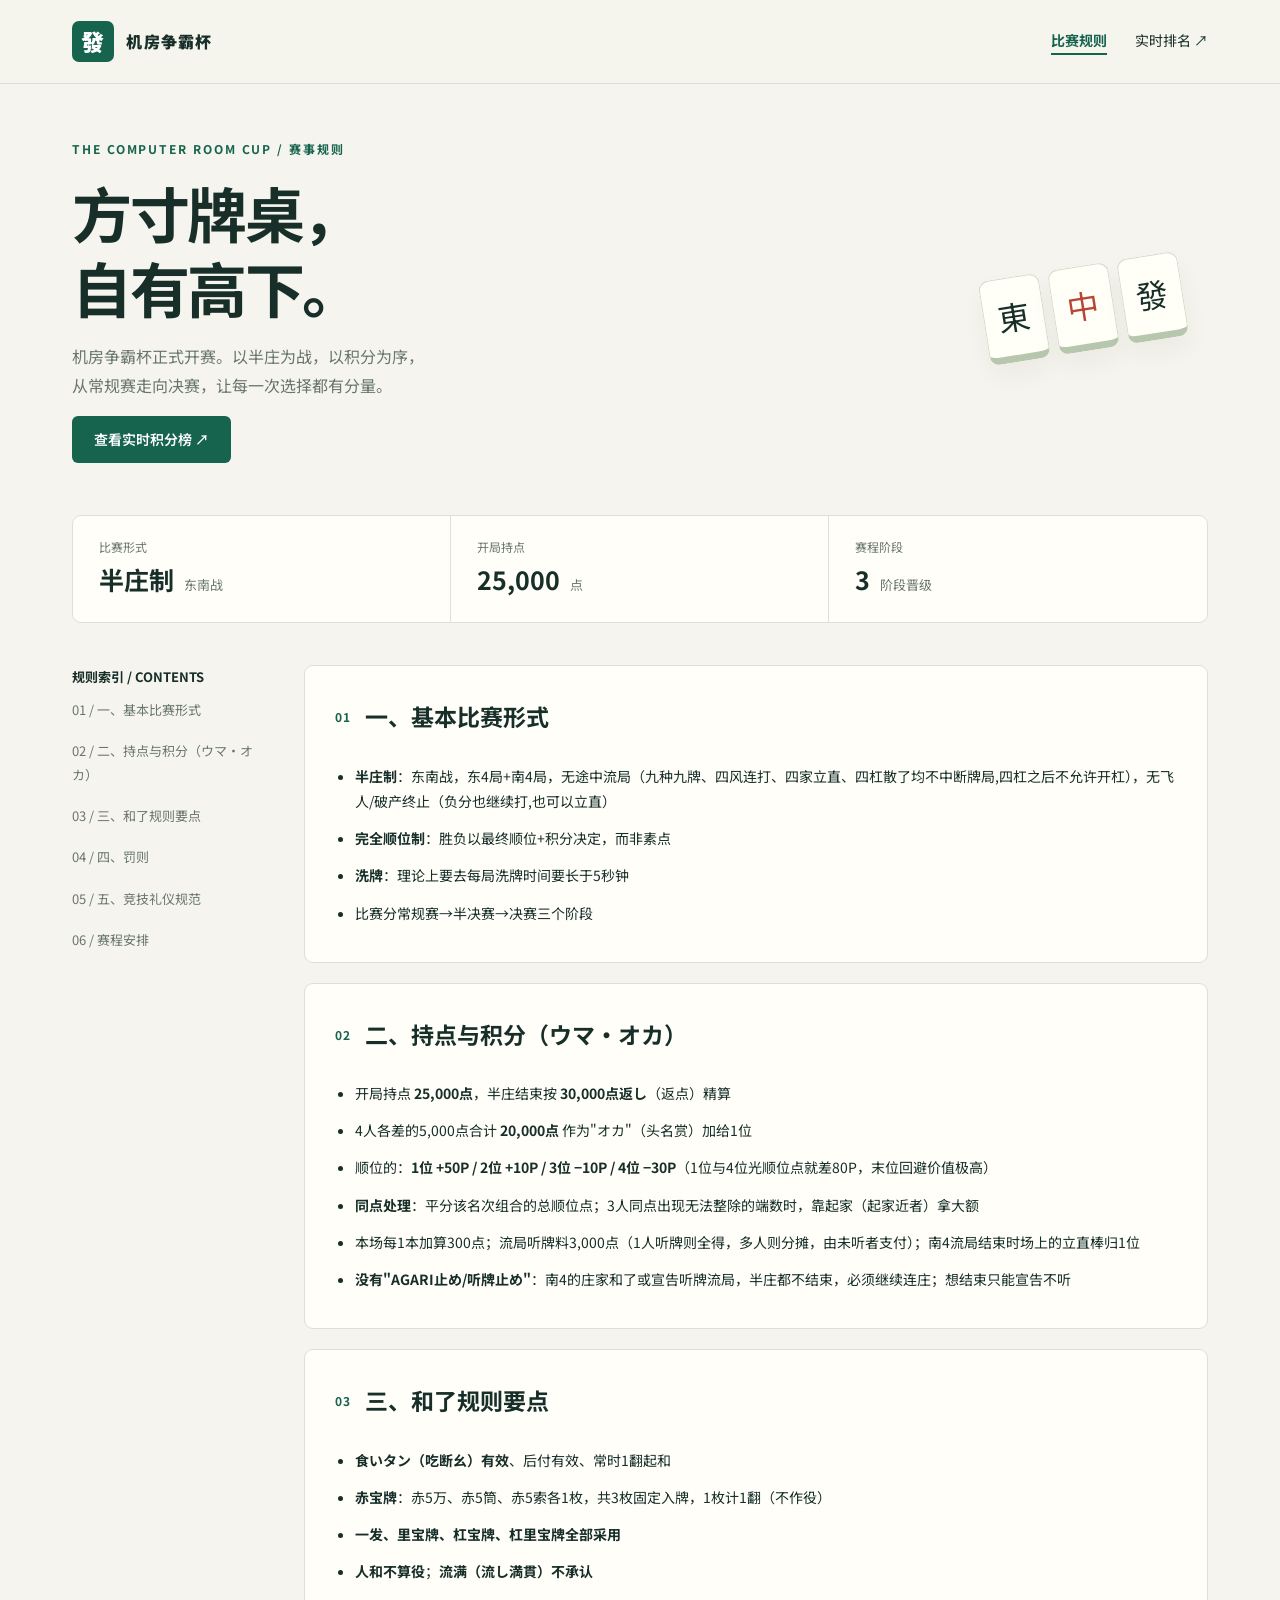
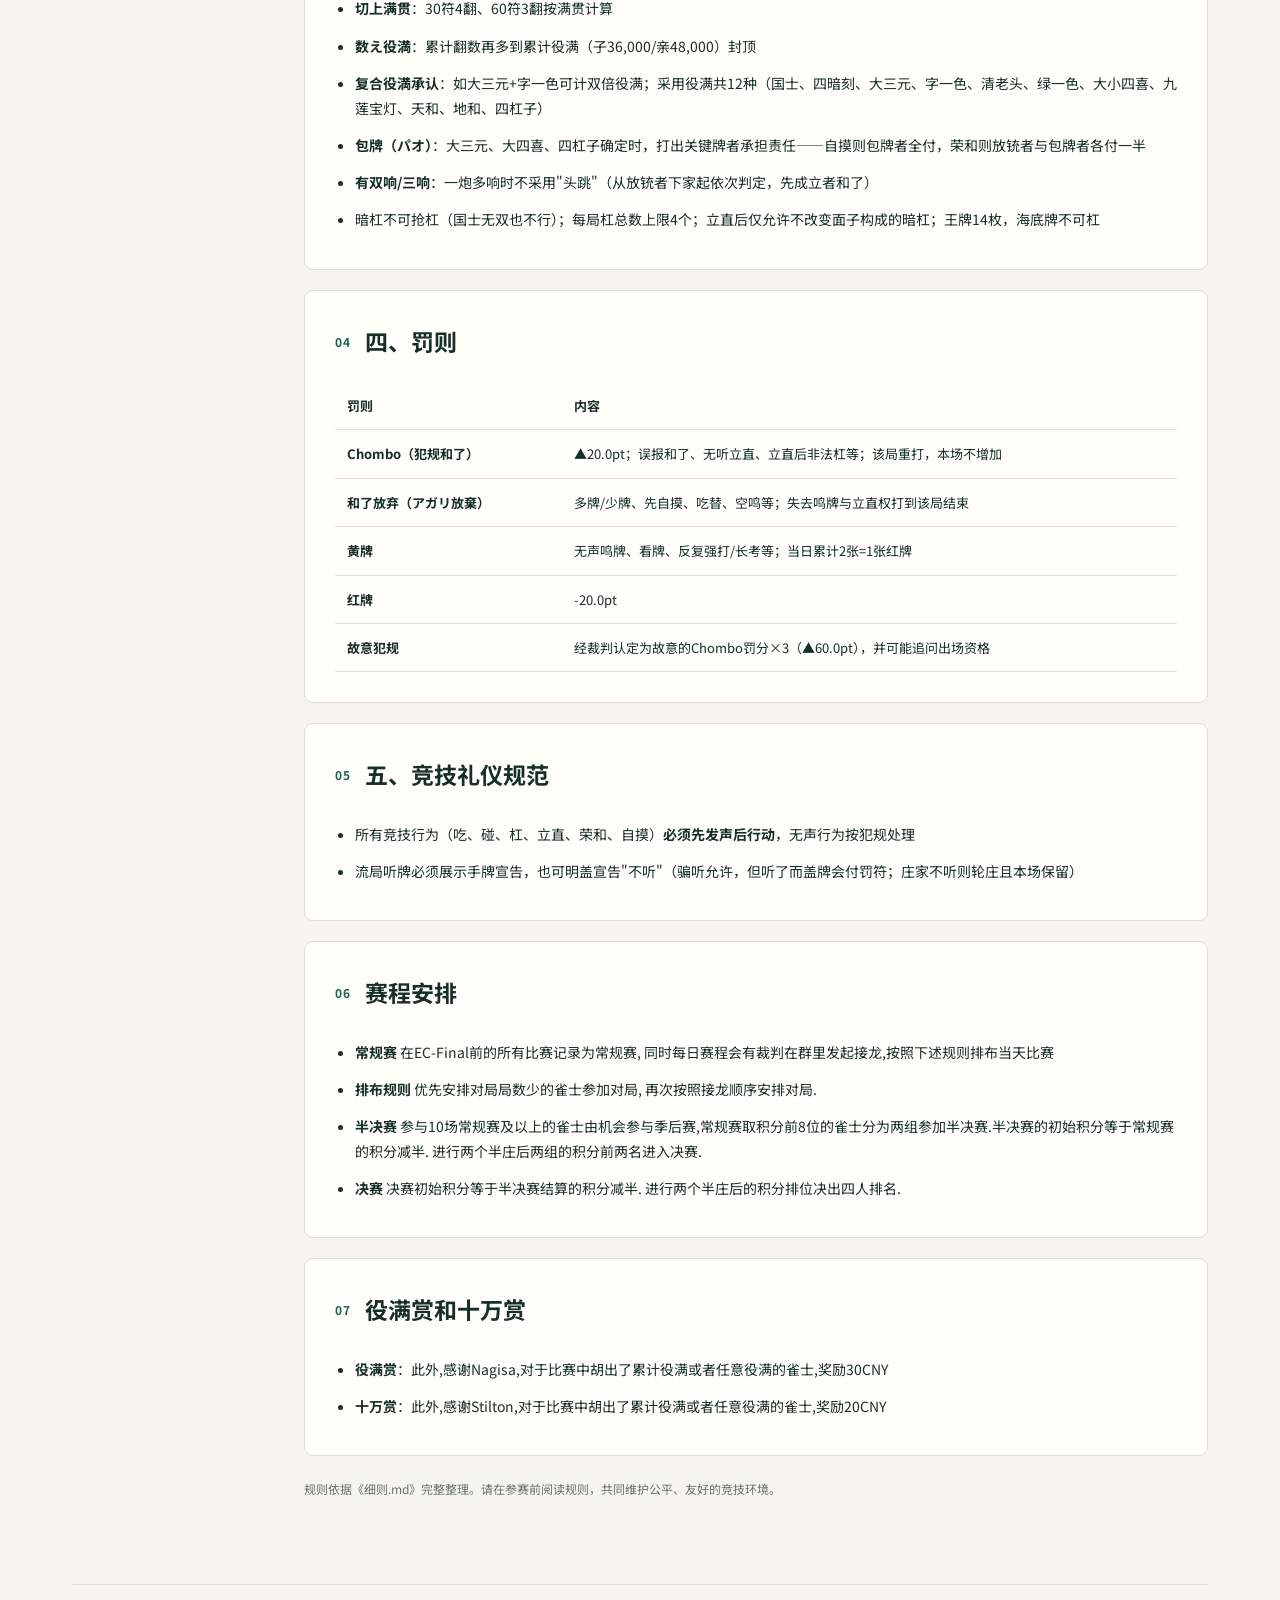
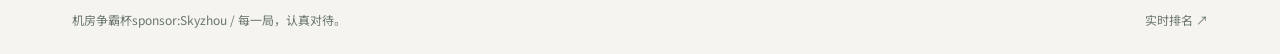
<file: index.html>
<!doctype html>
<html lang="zh-CN">
  <head>
    <meta charset="utf-8">
    <meta name="viewport" content="width=device-width,initial-scale=1">
    <meta name="description" content="机房争霸杯比赛规则、积分制度、罚则与赛程安排。">
    <title>比赛规则 · 机房争霸杯</title>
    <link rel="stylesheet" href="assets/style.css">
  </head>
  <body>
    <header>
      <nav class="nav" aria-label="主导航">
        <a class="brand" href="./"><span class="mark">發</span>机房争霸杯</a>
        <div class="navlinks">
          <a href="./" aria-current="page">比赛规则</a>
          <a href="scoreboard/">实时排名 ↗</a>
        </div>
      </nav>
    </header>

    <main>

      <section class="hero">
        <div>
          <div class="eyebrow">
            THE COMPUTER ROOM CUP / 赛事规则
          </div>
          <h1>方寸牌桌，<br>自有高下。</h1>
          <p class="intro">机房争霸杯正式开赛。以半庄为战，以积分为序，<br>从常规赛走向决赛，让每一次选择都有分量。</p>
          <p><a class="button" href="scoreboard/">查看实时积分榜 ↗</a></p>
        </div>
        <div class="tiles" aria-hidden="true">
          <span class="tile">東</span>
          <span class="tile red">中</span>
          <span class="tile">發</span>
        </div>
      </section>
      <div class="stats">
        <div class="stat">
          <small>比赛形式</small>
          <strong>半庄制</strong>
          <span>东南战</span>
        </div>
        <div class="stat">
          <small>开局持点</small>
          <strong>25,000</strong>
          <span>点</span>
        </div>
        <div class="stat">
          <small>赛程阶段</small>
          <strong>3</strong>
          <span>阶段晋级</span>
        </div>
      </div>
      <div class="rules-layout">

        <aside class="contents" aria-label="规则目录">
          <strong>规则索引 / CONTENTS</strong>
          <a href="#rule-1">01 / 一、基本比赛形式</a>
          <a href="#rule-2">02 / 二、持点与积分（ウマ・オカ）</a>
          <a href="#rule-3">03 / 三、和了规则要点</a>
          <a href="#rule-4">04 / 四、罚则</a>
          <a href="#rule-5">05 / 五、竞技礼仪规范</a>
          <a href="#rule-6">06 / 赛程安排</a>
        </aside>
        <div>

          <section class="rule-section" id="rule-1">
            <h2><span class="number">01</span>一、基本比赛形式</h2>
            <ul>
              <li><strong>半庄制</strong>：东南战，东4局+南4局，无途中流局（九种九牌、四风连打、四家立直、四杠散了均不中断牌局,四杠之后不允许开杠），无飞人/破产终止（负分也继续打,也可以立直）</li>
              <li><strong>完全顺位制</strong>：胜负以最终顺位+积分决定，而非素点</li>
              <li><strong>洗牌</strong>：理论上要去每局洗牌时间要长于5秒钟</li>
              <li>比赛分常规赛→半决赛→决赛三个阶段</li>
            </ul>
          </section>

          <section class="rule-section" id="rule-2">
            <h2><span class="number">02</span>二、持点与积分（ウマ・オカ）</h2>
            <ul>
              <li>开局持点 <strong>25,000点</strong>，半庄结束按 <strong>30,000点返し</strong>（返点）精算</li>
              <li>4人各差的5,000点合计 <strong>20,000点</strong> 作为&quot;オカ&quot;（头名赏）加给1位</li>
              <li>顺位的：<strong>1位 +50P / 2位 +10P / 3位 −10P / 4位 −30P</strong>（1位与4位光顺位点就差80P，末位回避价值极高）</li>
              <li><strong>同点处理</strong>：平分该名次组合的总顺位点；3人同点出现无法整除的端数时，靠起家（起家近者）拿大额</li>
              <li>本场每1本加算300点；流局听牌料3,000点（1人听牌则全得，多人则分摊，由未听者支付）；南4流局结束时场上的立直棒归1位</li>
              <li><strong>没有&quot;AGARI止め/听牌止め&quot;</strong>：南4的庄家和了或宣告听牌流局，半庄都不结束，必须继续连庄；想结束只能宣告不听</li>
            </ul>
          </section>

          <section class="rule-section" id="rule-3">
            <h2><span class="number">03</span>三、和了规则要点</h2>
            <ul>
              <li><strong>食いタン（吃断幺）有效</strong>、后付有效、常时1翻起和</li>
              <li><strong>赤宝牌</strong>：赤5万、赤5筒、赤5索各1枚，共3枚固定入牌，1枚计1翻（不作役）</li>
              <li><strong>一发、里宝牌、杠宝牌、杠里宝牌全部采用</strong></li>
              <li><strong>人和不算役</strong>；<strong>流满（流し満貫）不承认</strong></li>
              <li><strong>切上满贯</strong>：30符4翻、60符3翻按满贯计算</li>
              <li><strong>数え役満</strong>：累计翻数再多到累计役满（子36,000/亲48,000）封顶</li>
              <li><strong>复合役満承认</strong>：如大三元+字一色可计双倍役满；采用役满共12种（国士、四暗刻、大三元、字一色、清老头、绿一色、大小四喜、九莲宝灯、天和、地和、四杠子）</li>
              <li><strong>包牌（パオ）</strong>：大三元、大四喜、四杠子确定时，打出关键牌者承担责任——自摸则包牌者全付，荣和则放铳者与包牌者各付一半</li>
              <li><strong>有双响/三响</strong>：一炮多响时不采用&quot;头跳&quot;（从放铳者下家起依次判定，先成立者和了）</li>
              <li>暗杠不可抢杠（国士无双也不行）；每局杠总数上限4个；立直后仅允许不改变面子构成的暗杠；王牌14枚，海底牌不可杠</li>
            </ul>
          </section>

          <section class="rule-section" id="rule-4">
            <h2><span class="number">04</span>四、罚则</h2>
            <div class="table-scroll">
              <table>
                <thead>
                  <tr>
                    <th scope="col">罚则</th>
                    <th scope="col">内容</th>
                  </tr>
                </thead>
                <tbody>
                  <tr>
                    <td><strong>Chombo（犯规和了）</strong></td>
                    <td>▲20.0pt；误报和了、无听立直、立直后非法杠等；该局重打，本场不增加</td>
                  </tr>
                  <tr>
                    <td><strong>和了放弃（アガリ放棄）</strong></td>
                    <td>多牌/少牌、先自摸、吃替、空鸣等；失去鸣牌与立直权打到该局结束</td>
                  </tr>
                  <tr>
                    <td><strong>黄牌</strong></td>
                    <td>无声鸣牌、看牌、反复强打/长考等；当日累计2张=1张红牌</td>
                  </tr>
                  <tr>
                    <td><strong>红牌</strong></td>
                    <td>-20.0pt</td>
                  </tr>
                  <tr>
                    <td><strong>故意犯规</strong></td>
                    <td>经裁判认定为故意的Chombo罚分×3（▲60.0pt），并可能追问出场资格</td>
                  </tr>
                </tbody>
              </table>
            </div>
          </section>

          <section class="rule-section" id="rule-5">
            <h2><span class="number">05</span>五、竞技礼仪规范</h2>
            <ul>
              <li>所有竞技行为（吃、碰、杠、立直、荣和、自摸）<strong>必须先发声后行动</strong>，无声行为按犯规处理</li>
              <li>流局听牌必须展示手牌宣告，也可明盖宣告&quot;不听&quot;（骗听允许，但听了而盖牌会付罚符；庄家不听则轮庄且本场保留）</li>
            </ul>
          </section>

          <section class="rule-section" id="rule-6">
            <h2><span class="number">06</span>赛程安排</h2>
            <ul>
              <li><strong>常规赛</strong> 在EC-Final前的所有比赛记录为常规赛, 同时每日赛程会有裁判在群里发起接龙,按照下述规则排布当天比赛</li>
              <li><strong>排布规则</strong> 优先安排对局局数少的雀士参加对局, 再次按照接龙顺序安排对局.</li>
              <li><strong>半决赛</strong> 参与10场常规赛及以上的雀士由机会参与季后赛,常规赛取积分前8位的雀士分为两组参加半决赛.半决赛的初始积分等于常规赛的积分减半. 进行两个半庄后两组的积分前两名进入决赛.</li>
              <li><strong>决赛</strong> 决赛初始积分等于半决赛结算的积分减半. 进行两个半庄后的积分排位决出四人排名.</li>
            </ul>
          </section>

           <section class="rule-section" id="rule-6">
            <h2><span class="number">07</span>役满赏和十万赏</h2>
            <ul>
              <li><strong>役满赏</strong>：此外,感谢Nagisa,对于比赛中胡出了累计役满或者任意役满的雀士,奖励30CNY</li>
              <li><strong>十万赏</strong>：此外,感谢Stilton,对于比赛中胡出了累计役满或者任意役满的雀士,奖励20CNY</li>
            </ul>
          </section>
          <p class="footnote">规则依据《细则.md》完整整理。请在参赛前阅读规则，共同维护公平、友好的竞技环境。</p>
        </div>
      </div>
    </main>

    <footer>
      <span>机房争霸杯sponsor:Skyzhou / 每一局，认真对待。</span>
      <a href="scoreboard/">实时排名 ↗</a>
    </footer>
  </body>
</html>
</file>
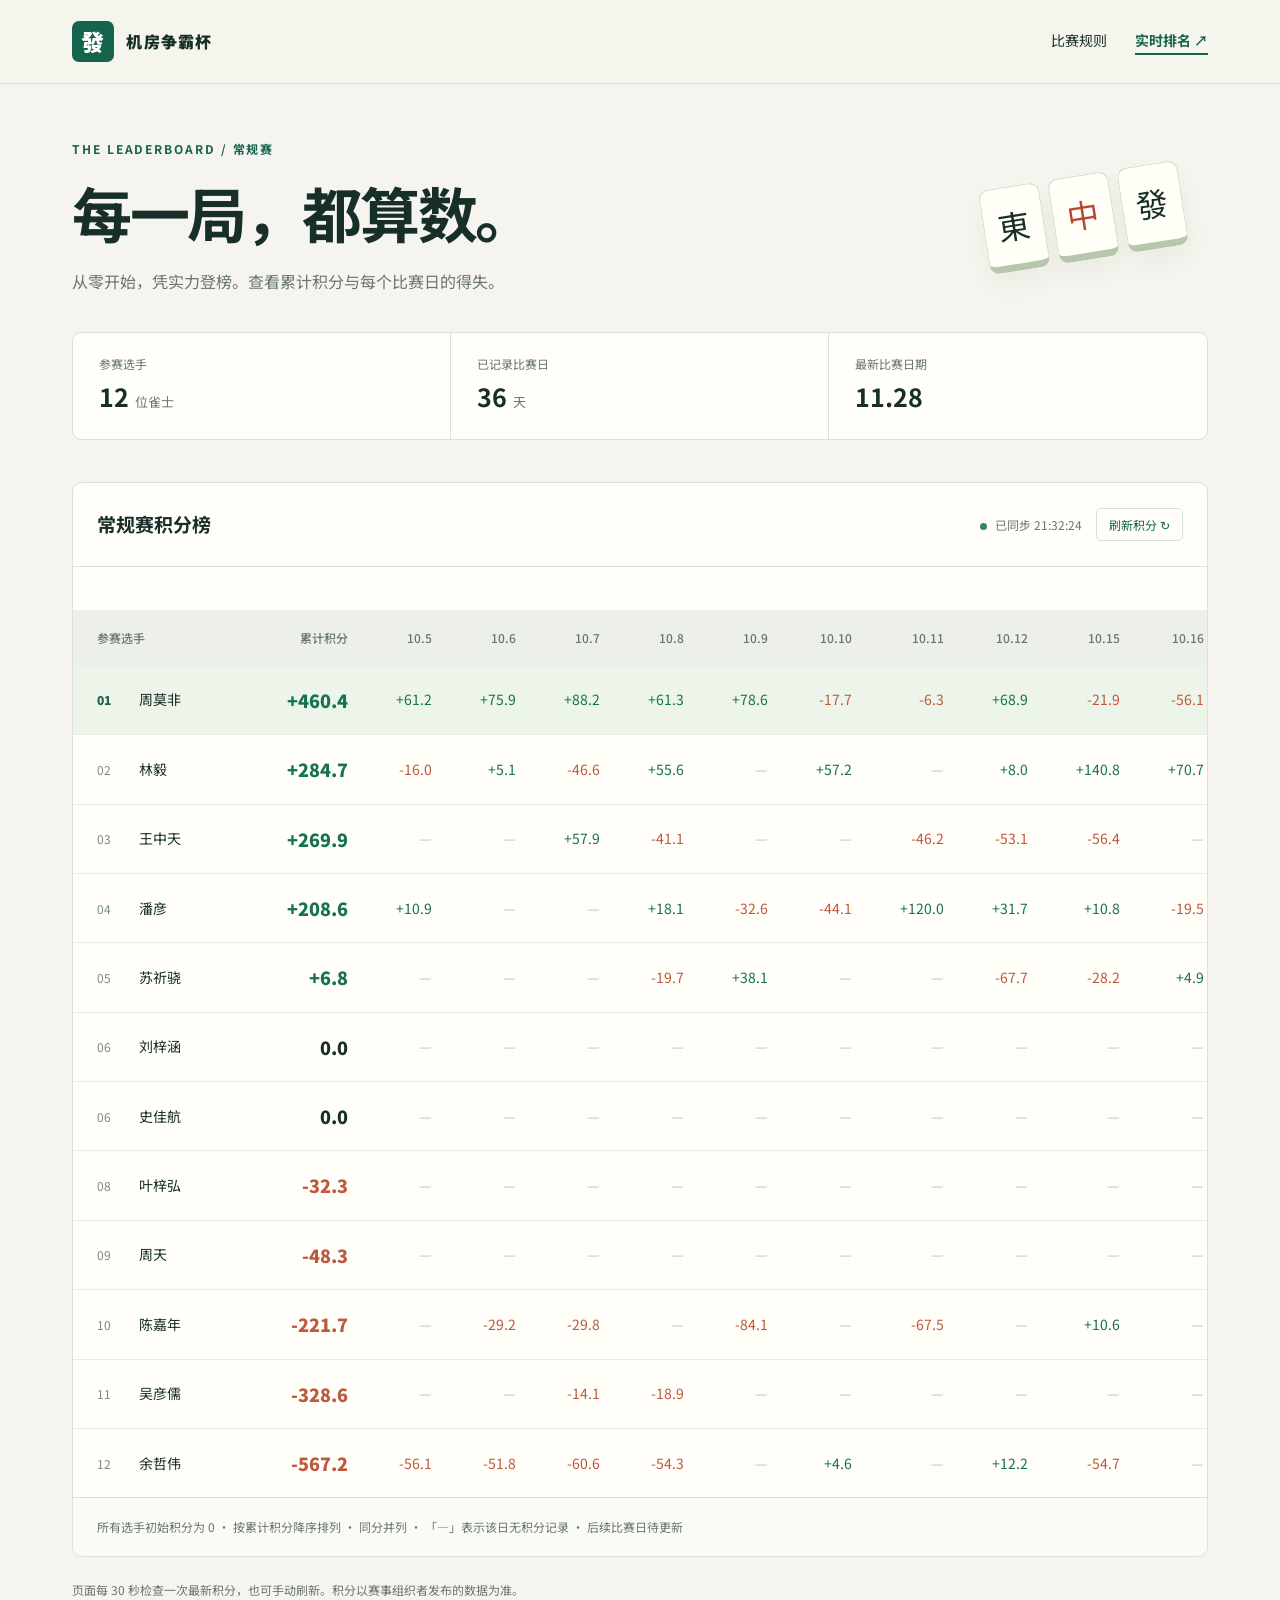
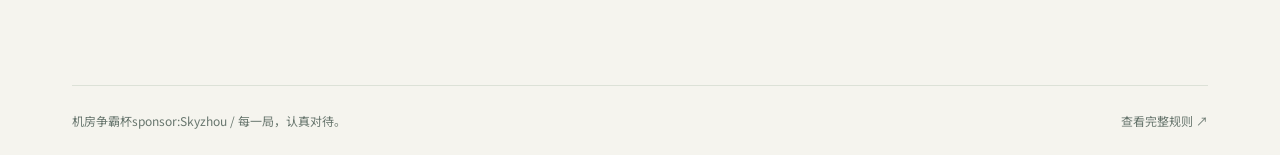
<file: scoreboard/index.html>
<!doctype html>
<html lang="zh-CN"><head><meta charset="utf-8"><meta name="viewport" content="width=device-width,initial-scale=1"><meta name="description" content="机房争霸杯实时积分榜，查看所有参赛选手的累计积分与每日积分变化。"><title>实时排名 · 机房争霸杯</title><link rel="stylesheet" href="../assets/style.css"><script src="scoreboard.js?v=20261105-1" defer></script></head>
<body><header><nav class="nav" aria-label="主导航"><a class="brand" href="../"><span class="mark">發</span>机房争霸杯</a><div class="navlinks"><a href="../">比赛规则</a><a href="./" aria-current="page">实时排名 ↗</a></div></nav></header>
<main><section class="hero"><div><div class="eyebrow">THE LEADERBOARD / 常规赛</div><h1>每一局，都算数。</h1><p class="intro">从零开始，凭实力登榜。查看累计积分与每个比赛日的得失。</p></div><div class="tiles" aria-hidden="true"><span class="tile">東</span><span class="tile red">中</span><span class="tile">發</span></div></section>
<div class="stats"><div class="stat"><small>参赛选手</small><strong id="player-count">—</strong><span>位雀士</span></div><div class="stat"><small>已记录比赛日</small><strong id="date-count">—</strong><span>天</span></div><div class="stat"><small>最新比赛日期</small><strong id="latest-date">—</strong></div></div>
<section class="board-panel" aria-labelledby="board-title"><div class="board-heading"><h2 id="board-title">常规赛积分榜</h2><div class="board-actions"><span id="status" class="status" role="status" aria-live="polite">正在获取积分…</span><button id="refresh" type="button">刷新积分 ↻</button></div></div><div class="table-scroll" tabindex="0" role="region" aria-label="积分表，可横向滚动"><table class="board"><caption class="footnote">每日列为积分变化，累计积分决定排名</caption><thead id="head"></thead><tbody id="rows"></tbody></table></div><div class="board-note">所有选手初始积分为 0 · 按累计积分降序排列 · 同分并列 · 「—」表示该日无积分记录 · 后续比赛日待更新</div></section>
<p class="footnote">页面每 30 秒检查一次最新积分，也可手动刷新。积分以赛事组织者发布的数据为准。</p><noscript><p>请启用 JavaScript 以加载积分与自动更新排名。</p></noscript></main><footer><span>机房争霸杯sponsor:Skyzhou / 每一局，认真对待。</span><a href="../">查看完整规则 ↗</a></footer></body></html>
</file>
<file: assets/style.css>
@import url('https://fonts.googleapis.com/css2?family=Noto+Sans+SC:wght@400;500;600;700;900&display=swap');
:root{color-scheme:light;--ink:#172e29;--muted:#68766e;--green:#16634e;--paper:#f5f4ee;--line:#dce1d7;--orange:#ca672e}*{box-sizing:border-box}body{margin:0;background:var(--paper);color:var(--ink);font-family:'Noto Sans SC',system-ui,sans-serif;line-height:1.8}a{color:inherit;text-decoration:none}header{border-bottom:1px solid var(--line);background:#f5f4eef5}.nav{max-width:1200px;margin:auto;padding:21px 32px;display:flex;align-items:center;justify-content:space-between;gap:24px}.brand{font-weight:900;letter-spacing:.08em;display:flex;align-items:center;gap:12px}.mark{background:var(--green);color:white;border-radius:7px;padding:0 9px;font-size:23px}.navlinks{display:flex;gap:28px;font-size:14px}.navlinks a[aria-current=page]{color:var(--green);font-weight:700;border-bottom:2px solid var(--green)}main{max-width:1200px;margin:auto;padding:54px 32px 72px}.eyebrow{color:var(--green);letter-spacing:.16em;font-size:12px;font-weight:700}.hero{display:grid;grid-template-columns:1fr auto;align-items:center;gap:28px;margin-bottom:36px}h1{font-size:clamp(34px,5vw,60px);line-height:1.25;letter-spacing:-.04em;margin:14px 0 18px}h2{font-size:23px;margin:0 0 20px}h3{font-size:17px}.intro{color:var(--muted);max-width:650px;margin:0}.button{display:inline-block;background:var(--green);color:white;border-radius:6px;padding:11px 22px;font-size:14px;font-weight:600}.tiles{display:flex;gap:9px;transform:rotate(-9deg);padding:24px}.tile{display:grid;place-items:center;background:#fffef7;border:1px solid #d5dbc9;border-bottom:7px solid #b7c7ad;border-radius:10px;width:61px;height:85px;font-size:32px;box-shadow:0 12px 24px #2446340c}.tile.red{color:#b64736}.stats{display:grid;grid-template-columns:repeat(3,1fr);border:1px solid var(--line);border-radius:9px;background:#fffef9;margin:30px 0 42px}.stat{padding:20px 26px;border-right:1px solid var(--line)}.stat:last-child{border:0}.stat small{display:block;color:var(--muted);font-size:12px}.stat strong{font-size:25px}.stat span{font-size:13px;margin-left:6px;color:var(--muted)}.rules-layout{display:grid;grid-template-columns:190px 1fr;gap:42px}.contents{position:sticky;top:24px;align-self:start;font-size:13px}.contents a{display:block;padding:9px 0;color:var(--muted)}.contents a:hover{color:var(--green)}.rule-section{scroll-margin-top:24px;background:#fffef9;border:1px solid var(--line);border-radius:9px;padding:30px;margin-bottom:20px}.rule-section h2{display:flex;gap:14px;align-items:center}.number{font-size:12px;color:var(--green);letter-spacing:.08em}.rule-section ul{padding-left:20px;margin-bottom:0}.rule-section li{padding:6px 0;font-size:14px}.rule-section strong{font-weight:700}.rule-section table{font-size:13px;width:100%;border-collapse:collapse}.rule-section td,.rule-section th{text-align:left;padding:12px;border-bottom:1px solid var(--line)}.rule-section td:first-child{min-width:125px}.table-scroll{overflow-x:auto}.board-panel{background:#fffef9;border:1px solid var(--line);border-radius:10px;overflow:hidden}.board-heading{padding:24px;display:flex;align-items:center;justify-content:space-between;gap:16px;border-bottom:1px solid var(--line)}.board-heading h2{margin:0;font-size:19px}.status{font-size:12px;color:var(--muted)}.status::before{content:'';display:inline-block;width:7px;height:7px;border-radius:50%;background:#34876b;margin-right:8px}.board{width:100%;border-collapse:collapse;white-space:nowrap;font-size:14px;font-variant-numeric:tabular-nums}.board th{font-weight:500;font-size:12px;color:var(--muted);background:#edf0e8;text-align:right;padding:17px 24px}.board td{padding:18px 24px;text-align:right;border-bottom:1px solid #e9ece3}.board th:first-child,.board td:first-child{text-align:left;position:sticky;left:0;background:#fffef9;min-width:190px}.board th:first-child{background:#edf0e8}.board tbody tr:first-child td{background:#edf4e9}.board tbody tr:last-child td{border-bottom:0}.rank{display:inline-block;width:24px;margin-right:18px;font-size:12px;color:#7c8b7e}.board tbody tr:first-child .rank{color:var(--green);font-weight:900}.total{font-weight:900;font-size:18px}.positive{color:#167352}.negative{color:#bd593e}.empty{color:#b9c0b6}.board-note{padding:18px 24px;background:#fafbf6;border-top:1px solid var(--line);font-size:12px;color:var(--muted)}.board-actions{display:flex;gap:14px;align-items:center}button{font:inherit;cursor:pointer;background:transparent;border:1px solid var(--line);border-radius:5px;color:var(--green);padding:5px 12px;font-size:12px}button:disabled{opacity:.5}.footnote{color:var(--muted);font-size:12px;margin-top:22px}footer{max-width:1136px;margin:auto;border-top:1px solid var(--line);padding:24px 0;display:flex;justify-content:space-between;color:var(--muted);font-size:12px}a:focus-visible,button:focus-visible{outline:3px solid #ca672e;outline-offset:5px}@media(max-width:700px){.nav{padding:18px 20px}.brand{font-size:14px}.navlinks{gap:16px;font-size:12px}main{padding:32px 20px 48px}.hero{grid-template-columns:1fr}.tiles{display:none}.stats{margin:26px 0}.stat{padding:15px 12px}.stat strong{font-size:21px}.stat span{font-size:11px}.rules-layout{grid-template-columns:1fr;gap:20px}.contents{position:static;display:flex;gap:16px;overflow:auto;white-space:nowrap}.contents strong{display:none}.rule-section{padding:22px 18px}.rule-section h2{font-size:20px}.board-heading{padding:18px;align-items:flex-start;flex-direction:column}.board td,.board th{padding:15px 18px}.board th:first-child,.board td:first-child{min-width:150px}.rank{margin-right:8px}footer{margin:0 20px;gap:20px}.board-actions{flex-wrap:wrap}}
</file>
